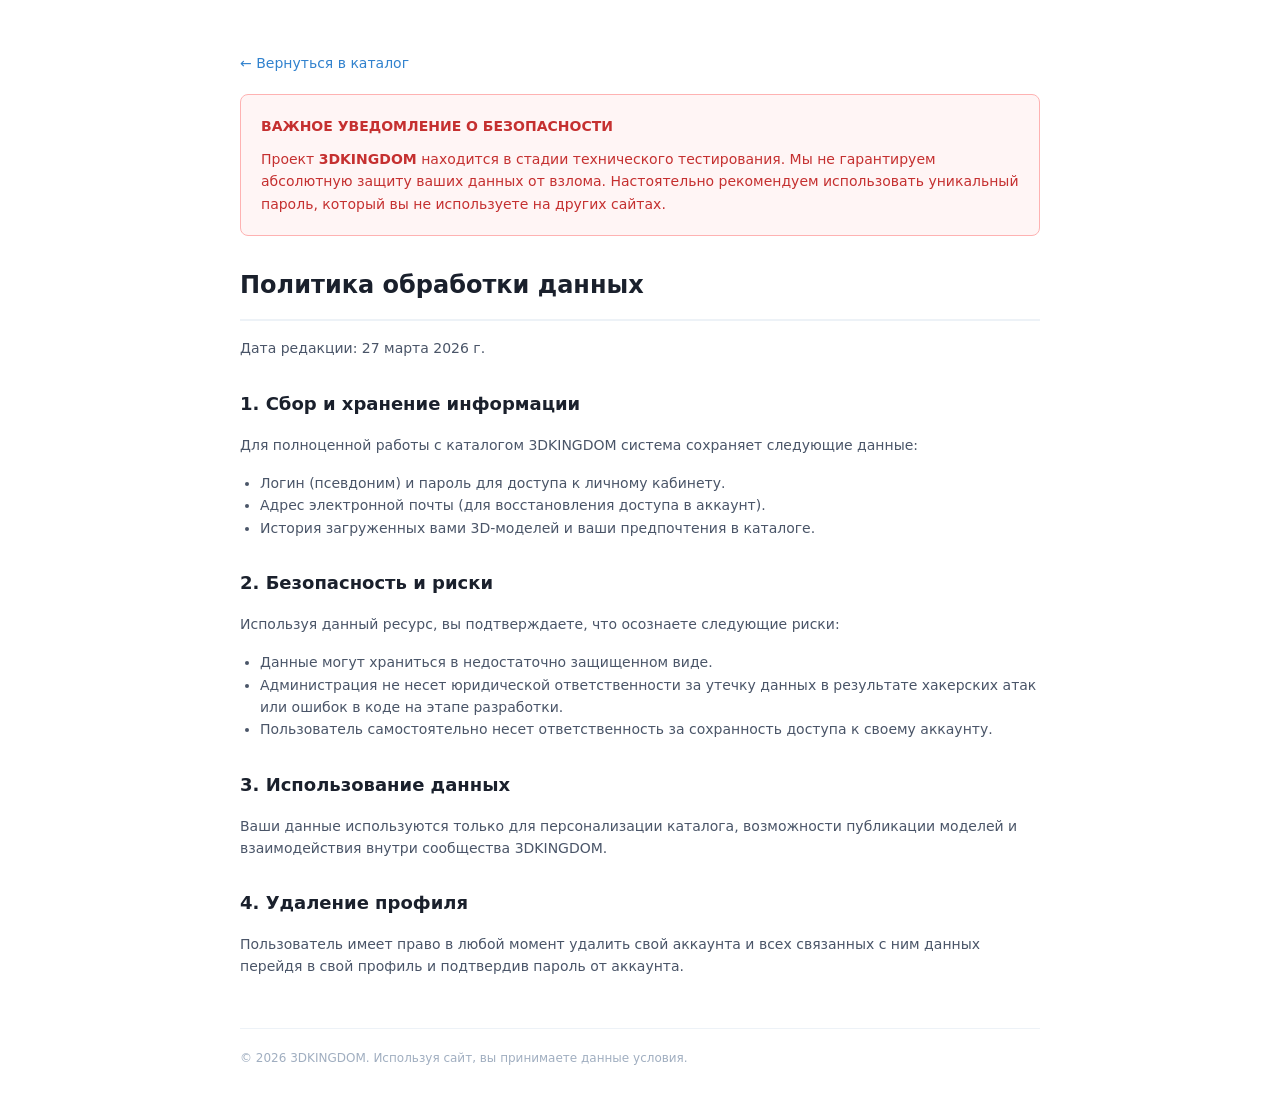
<file: templates/policy.html>
<!DOCTYPE html>
<html lang="ru">

<head>
    <meta charset="UTF-8">
    <meta name="viewport" content="width=device-width, initial-scale=1.0">
    <title>Политика данных | 3DKINGDOM</title>
    <style>
        body {
            font-family: 'Inter', -apple-system, system-ui, sans-serif;
            line-height: 1.6;
            color: #2c3e50;
            max-width: 800px;
            margin: 50px auto;
            padding: 0 20px;
            background: #fff;
        }

        .warning-box {
            background: #fff5f5;
            border: 1px solid #feb2b2;
            padding: 20px;
            border-radius: 8px;
            margin-bottom: 30px;
        }

        .warning-title {
            color: #c53030;
            font-weight: bold;
            text-transform: uppercase;
            font-size: 14px;
            display: block;
            margin-bottom: 10px;
        }

        h1 {
            font-size: 24px;
            border-bottom: 2px solid #edf2f7;
            padding-bottom: 15px;
            color: #1a202c;
        }

        h2 {
            font-size: 18px;
            margin-top: 30px;
            color: #1a202c;
        }

        p,
        li {
            font-size: 14px;
            color: #4a5568;
        }

        ul {
            padding-left: 20px;
        }

        .footer-info {
            margin-top: 50px;
            font-size: 12px;
            color: #a0aec0;
            border-top: 1px solid #edf2f7;
            padding-top: 20px;
        }

        .back-link {
            text-decoration: none;
            color: #3182ce;
            font-size: 14px;
            display: inline-block;
            margin-bottom: 20px;
        }
    </style>
</head>

<body>

    <a href="{{url_for('main')}}" class="back-link">← Вернуться в каталог</a>

    <div class="warning-box">
        <span class="warning-title">Важное уведомление о безопасности</span>
        <p style="margin: 0; color: #c53030; font-weight: 500;">
            Проект <strong>3DKINGDOM</strong> находится в стадии технического тестирования. Мы не гарантируем абсолютную
            защиту ваших данных от взлома. Настоятельно рекомендуем использовать уникальный пароль, который вы не
            используете на других сайтах.
        </p>
    </div>

    <h1>Политика обработки данных</h1>
    <p>Дата редакции: 27 марта 2026 г.</p>

    <section>
        <h2>1. Сбор и хранение информации</h2>
        <p>Для полноценной работы с каталогом 3DKINGDOM система сохраняет следующие данные:</p>
        <ul>
            <li>Логин (псевдоним) и пароль для доступа к личному кабинету.</li>
            <li>Адрес электронной почты (для восстановления доступа в аккаунт).</li>
            <li>История загруженных вами 3D-моделей и ваши предпочтения в каталоге.</li>
        </ul>
    </section>

    <section>
        <h2>2. Безопасность и риски</h2>
        <p>Используя данный ресурс, вы подтверждаете, что осознаете следующие риски:</p>
        <ul>
            <li>Данные могут храниться в недостаточно защищенном виде.</li>
            <li>Администрация не несет юридической ответственности за утечку данных в результате хакерских атак или
                ошибок в коде на этапе разработки.</li>
            <li>Пользователь самостоятельно несет ответственность за сохранность доступа к своему аккаунту.</li>
        </ul>
    </section>

    <section>
        <h2>3. Использование данных</h2>
        <p>Ваши данные используются только для персонализации каталога, возможности публикации моделей и взаимодействия
            внутри сообщества 3DKINGDOM.</p>
    </section>

    <section>
        <h2>4. Удаление профиля</h2>
        <p>Пользователь имеет право в любой момент удалить свой аккаунта и всех связанных с ним данных перейдя в свой профиль и подтвердив пароль от аккаунта.
    </section>

    <div class="footer-info">
        &copy; 2026 3DKINGDOM. Используя сайт, вы принимаете данные условия.
    </div>

</body>

</html>
</file>
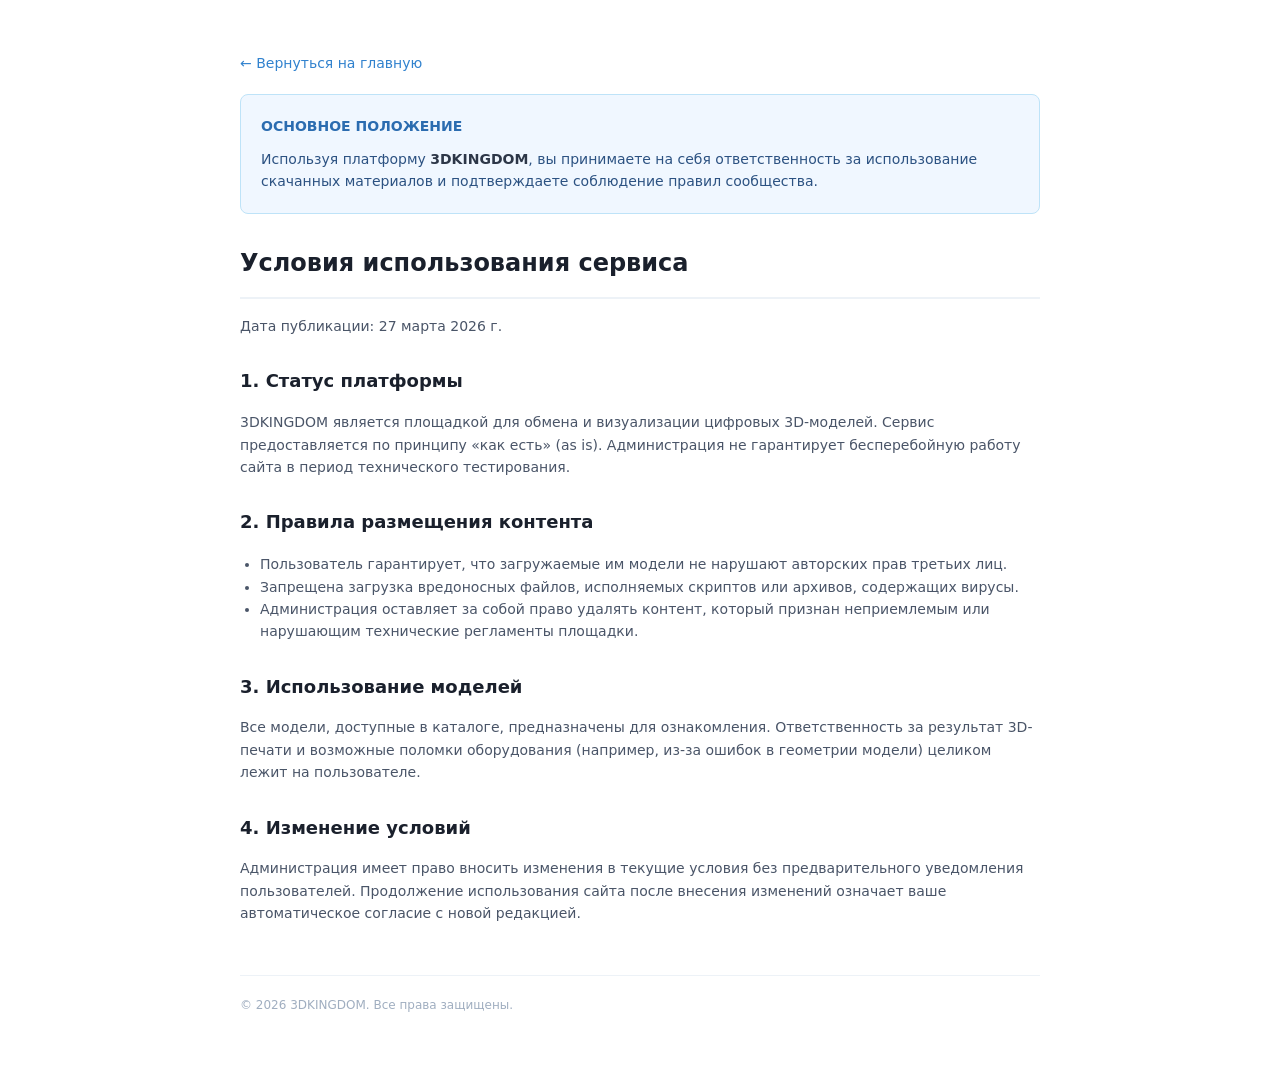
<file: templates/terms.html>
<!DOCTYPE html>
<html lang="ru">

<head>
    <meta charset="UTF-8">
    <meta name="viewport" content="width=device-width, initial-scale=1.0">
    <title>Условия использования | 3DKINGDOM</title>
    <style>
        body {
            font-family: 'Inter', -apple-system, system-ui, sans-serif;
            line-height: 1.6;
            color: #2c3e50;
            max-width: 800px;
            margin: 50px auto;
            padding: 0 20px;
            background: #fff;
        }

        .info-box {
            background: #f0f7ff;
            border: 1px solid #bee3f8;
            padding: 20px;
            border-radius: 8px;
            margin-bottom: 30px;
        }

        .info-title {
            color: #2b6cb0;
            font-weight: bold;
            text-transform: uppercase;
            font-size: 14px;
            display: block;
            margin-bottom: 10px;
        }

        h1 {
            font-size: 24px;
            border-bottom: 2px solid #edf2f7;
            padding-bottom: 15px;
            color: #1a202c;
        }

        h2 {
            font-size: 18px;
            margin-top: 30px;
            color: #1a202c;
        }

        p,
        li {
            font-size: 14px;
            color: #4a5568;
        }

        ul {
            padding-left: 20px;
        }

        .footer-info {
            margin-top: 50px;
            font-size: 12px;
            color: #a0aec0;
            border-top: 1px solid #edf2f7;
            padding-top: 20px;
        }

        .back-link {
            text-decoration: none;
            color: #3182ce;
            font-size: 14px;
            display: inline-block;
            margin-bottom: 20px;
        }

        strong {
            color: #2d3748;
        }
    </style>
</head>

<body>

    <a href="{{url_for('main')}}" class="back-link">← Вернуться на главную</a>

    <div class="info-box">
        <span class="info-title">Основное положение</span>
        <p style="margin: 0; color: #2c5282; font-weight: 500;">
            Используя платформу <strong>3DKINGDOM</strong>, вы принимаете на себя ответственность за использование
            скачанных материалов и подтверждаете соблюдение правил сообщества.
        </p>
    </div>

    <h1>Условия использования сервиса</h1>
    <p>Дата публикации: 27 марта 2026 г.</p>

    <section>
        <h2>1. Статус платформы</h2>
        <p>3DKINGDOM является площадкой для обмена и визуализации цифровых 3D-моделей. Сервис предоставляется по
            принципу «как есть» (as is). Администрация не гарантирует бесперебойную работу сайта в период технического
            тестирования.</p>
    </section>

    <section>
        <h2>2. Правила размещения контента</h2>
        <ul>
            <li>Пользователь гарантирует, что загружаемые им модели не нарушают авторских прав третьих лиц.</li>
            <li>Запрещена загрузка вредоносных файлов, исполняемых скриптов или архивов, содержащих вирусы.</li>
            <li>Администрация оставляет за собой право удалять контент, который признан неприемлемым или нарушающим
                технические регламенты площадки.</li>
        </ul>
    </section>

    <section>
        <h2>3. Использование моделей</h2>
        <p>Все модели, доступные в каталоге, предназначены для ознакомления. Ответственность за результат 3D-печати и
            возможные поломки оборудования (например, из-за ошибок в геометрии модели) целиком лежит на пользователе.
        </p>
    </section>

    <section>
        <h2>4. Изменение условий</h2>
        <p>Администрация имеет право вносить изменения в текущие условия без предварительного уведомления пользователей.
            Продолжение использования сайта после внесения изменений означает ваше автоматическое согласие с новой
            редакцией.</p>
    </section>

    <div class="footer-info">
        &copy; 2026 3DKINGDOM. Все права защищены.
    </div>

</body>

</html>
</file>
